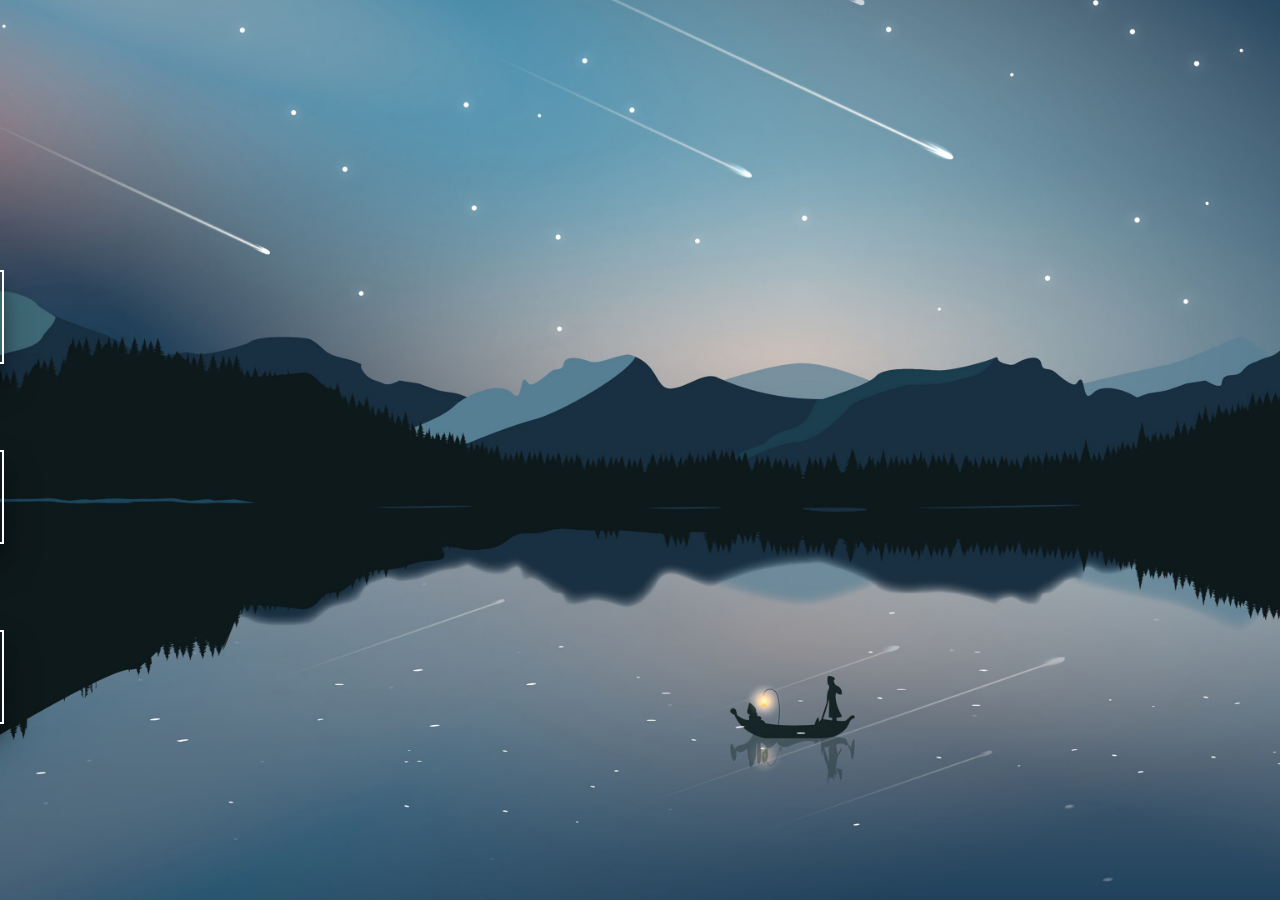
<file: index.html>
<!DOCTYPE html>
<html>
  <head>
    <meta charset="utf-8">
    <meta name="viewport" content="width=device-width, initial-scale=1">
    <title>ClearSpace</title>
    <link href="https://cdn.jsdelivr.net/npm/bootstrap@5.1.3/dist/css/bootstrap.min.css" rel="stylesheet" integrity="sha384-1BmE4kWBq78iYhFldvKuhfTAU6auU8tT94WrHftjDbrCEXSU1oBoqyl2QvZ6jIW3" crossorigin="anonymous">
    <link rel="preconnect" href="https://fonts.googleapis.com">
<link rel="preconnect" href="https://fonts.gstatic.com" crossorigin>
<link href="https://fonts.googleapis.com/css2?family=Shippori+Antique&display=swap" rel="stylesheet">
    <link href="style.css" rel="stylesheet" type="text/css" />
    <link rel="apple-touch-icon" sizes="180x180" href="/apple-touch-icon.png">
<link rel="icon" type="image/png" sizes="32x32" href="/favicon-32x32.png">
<link rel="icon" type="image/png" sizes="16x16" href="/favicon-16x16.png">
<link rel="manifest" href="/site.webmanifest">
  </head>
  <body>
    <div id="Background"></div>
    <div id='Title'>ClearSpace</div>
    <div id="result"></div>



    <a id="Go" href="sim.html"><span>Start</span></a>
    <a id="GoMap" href="map.html"><span>Light Pollution Map</span></a>
    <a id="GoSim" href="sky.html"><span>Night Sky Simulator</span></a>
    <script src="script.js"></script>
    <script src="https://cdn.jsdelivr.net/npm/bootstrap@5.1.3/dist/js/bootstrap.bundle.min.js" integrity="sha384-ka7Sk0Gln4gmtz2MlQnikT1wXgYsOg+OMhuP+IlRH9sENBO0LRn5q+8nbTov4+1p" crossorigin="anonymous"></script>
</script>
  </body>
</html>
</file>
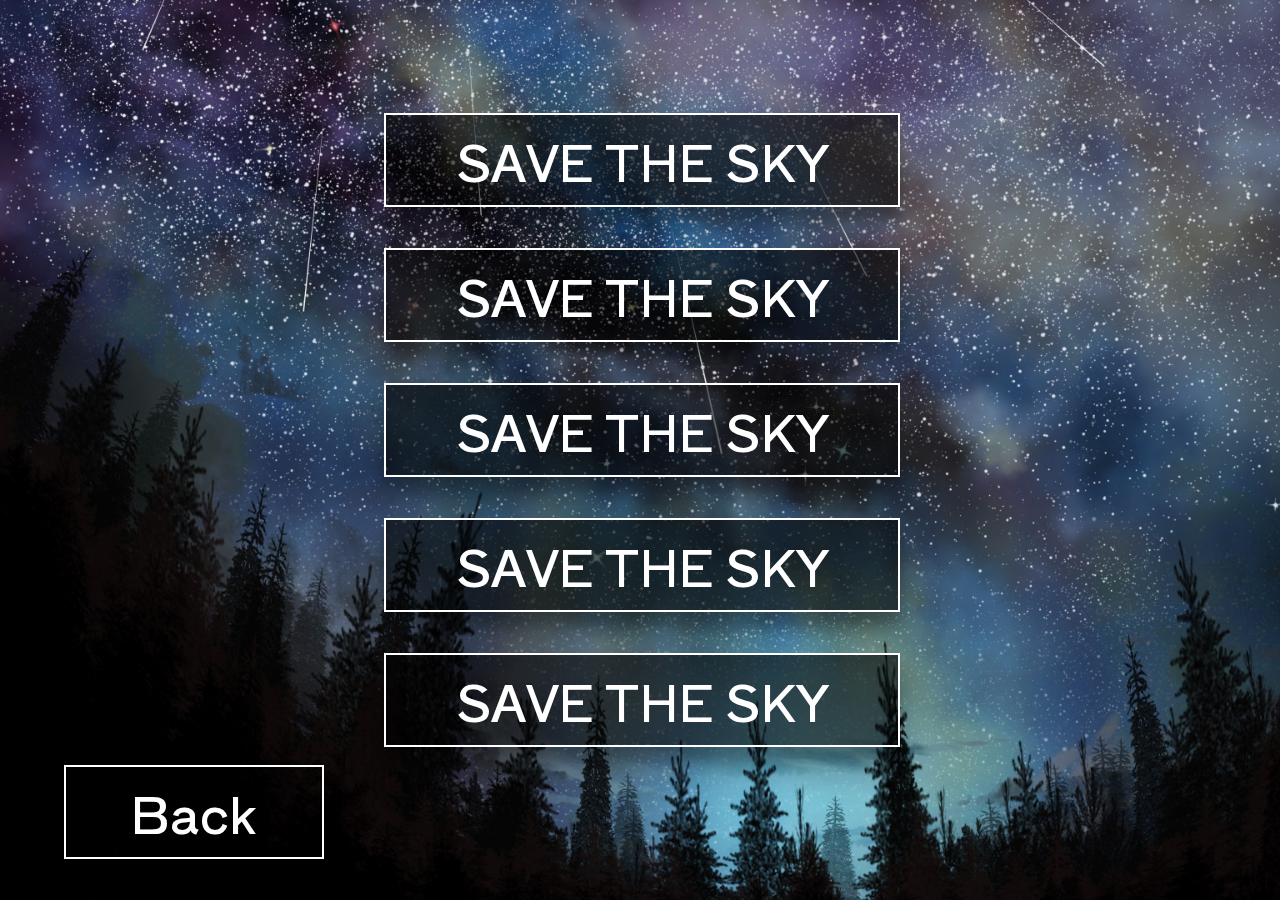
<file: ending.html>
<!DOCTYPE html>
<html>
  <head>
    <meta charset="utf-8">
    <meta name="viewport" content="width=device-width">
    <title>SAVE THE SKY</title>
    <link rel="preconnect" href="https://fonts.googleapis.com">
<link rel="preconnect" href="https://fonts.gstatic.com" crossorigin>
<link href="https://fonts.googleapis.com/css2?family=Shippori+Antique&display=swap" rel="stylesheet">
    <link href="style.css" rel="stylesheet" type="text/css" />
    <link rel="apple-touch-icon" sizes="180x180" href="/apple-touch-icon.png">
<link rel="icon" type="image/png" sizes="32x32" href="/favicon-32x32.png">
<link rel="icon" type="image/png" sizes="16x16" href="/favicon-16x16.png">
<link rel="manifest" href="/site.webmanifest">
  </head>
  <body>
    <div id="Background3"></div>
    
    <a class="Link" id="L1" href="https://www.lightbulbs.com/blog/4-ways-to-stop-light-pollution"><span>SAVE THE SKY</span></a>
    <a class="Link" id="L2" href="https://www.darksky.org/light-pollution/light-pollution-solutions/"><span>SAVE THE SKY</span></a>
    <a class="Link" id="L3" href="https://www.popsci.com/reduce-light-pollution/"><span>SAVE THE SKY</span></a>
    <a class="Link" id="L4" href="https://www.coreglow.ca/news/5-ways-to-reduce-light-pollution-core-glow-with-the-international-darksky-association"><span>SAVE THE SKY</span></a>
    <a class="Link" id="L5" href="https://www.unsustainablemagazine.com/choose-the-dark-side-to-discover-light-the-effects-of-light-pollution-and-how-to-reduce-it/"><span>SAVE THE SKY</span></a>
    <a id="Back" href="index.html"><span>Back</span></a>
    <script src="script.js"></script>
  </body>
</html>
</file>
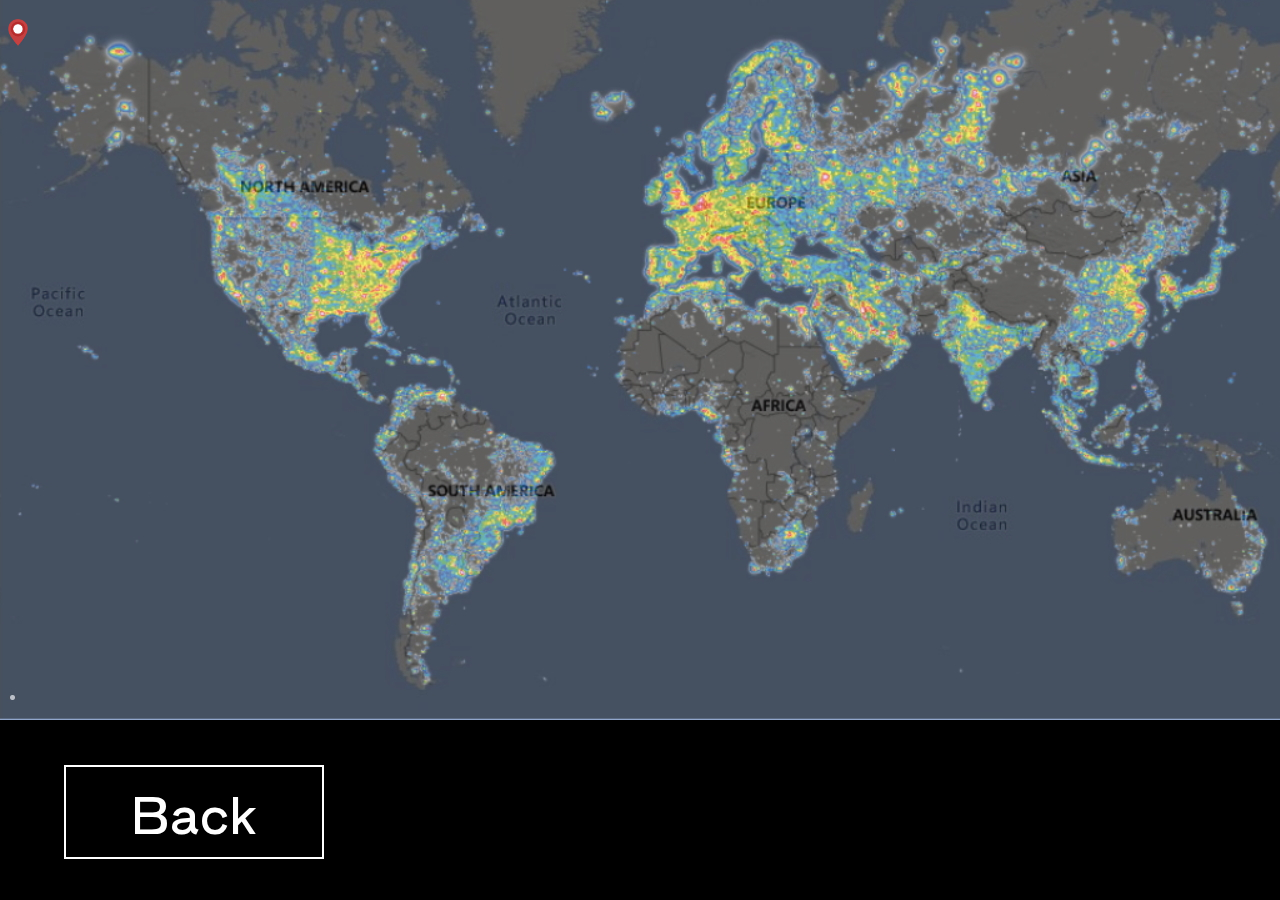
<file: map.html>
<!DOCTYPE html>
<html>
  <head>
    <meta charset="utf-8">
    <meta name="viewport" content="width=device-width, initial-scale=1">
    <title>Pollution Map</title>
    <link rel="preconnect" href="https://fonts.googleapis.com">
<link rel="preconnect" href="https://fonts.gstatic.com" crossorigin>
<link href="https://fonts.googleapis.com/css2?family=Shippori+Antique&display=swap" rel="stylesheet">
    <link href="https://cdn.jsdelivr.net/npm/bootstrap@5.1.3/dist/css/bootstrap.min.css" rel="stylesheet" integrity="sha384-1BmE4kWBq78iYhFldvKuhfTAU6auU8tT94WrHftjDbrCEXSU1oBoqyl2QvZ6jIW3" crossorigin="anonymous">
    <link href="style.css" rel="stylesheet" type="text/css" />
    <link rel="apple-touch-icon" sizes="180x180" href="/apple-touch-icon.png">
<link rel="icon" type="image/png" sizes="32x32" href="/favicon-32x32.png">
<link rel="icon" type="image/png" sizes="16x16" href="/favicon-16x16.png">
<link rel="manifest" href="/site.webmanifest">
  </head>
  <body>
    <div id="Map"></div>
    
    <div id="Marker"></div>
    <a id="Back" href="index.html"><span>Back</span></a>
    <!--<h1 id="Info">This is map of worldwide light pollution. Your current location is marked with a red tracker.</h1>-->
    <script src="https://cdn.jsdelivr.net/npm/bootstrap@5.1.3/dist/js/bootstrap.bundle.min.js" integrity="sha384-ka7Sk0Gln4gmtz2MlQnikT1wXgYsOg+OMhuP+IlRH9sENBO0LRn5q+8nbTov4+1p" crossorigin="anonymous"></script>
    <script src="map.js"></script>
    </button>
  </body>
</html>
</file>
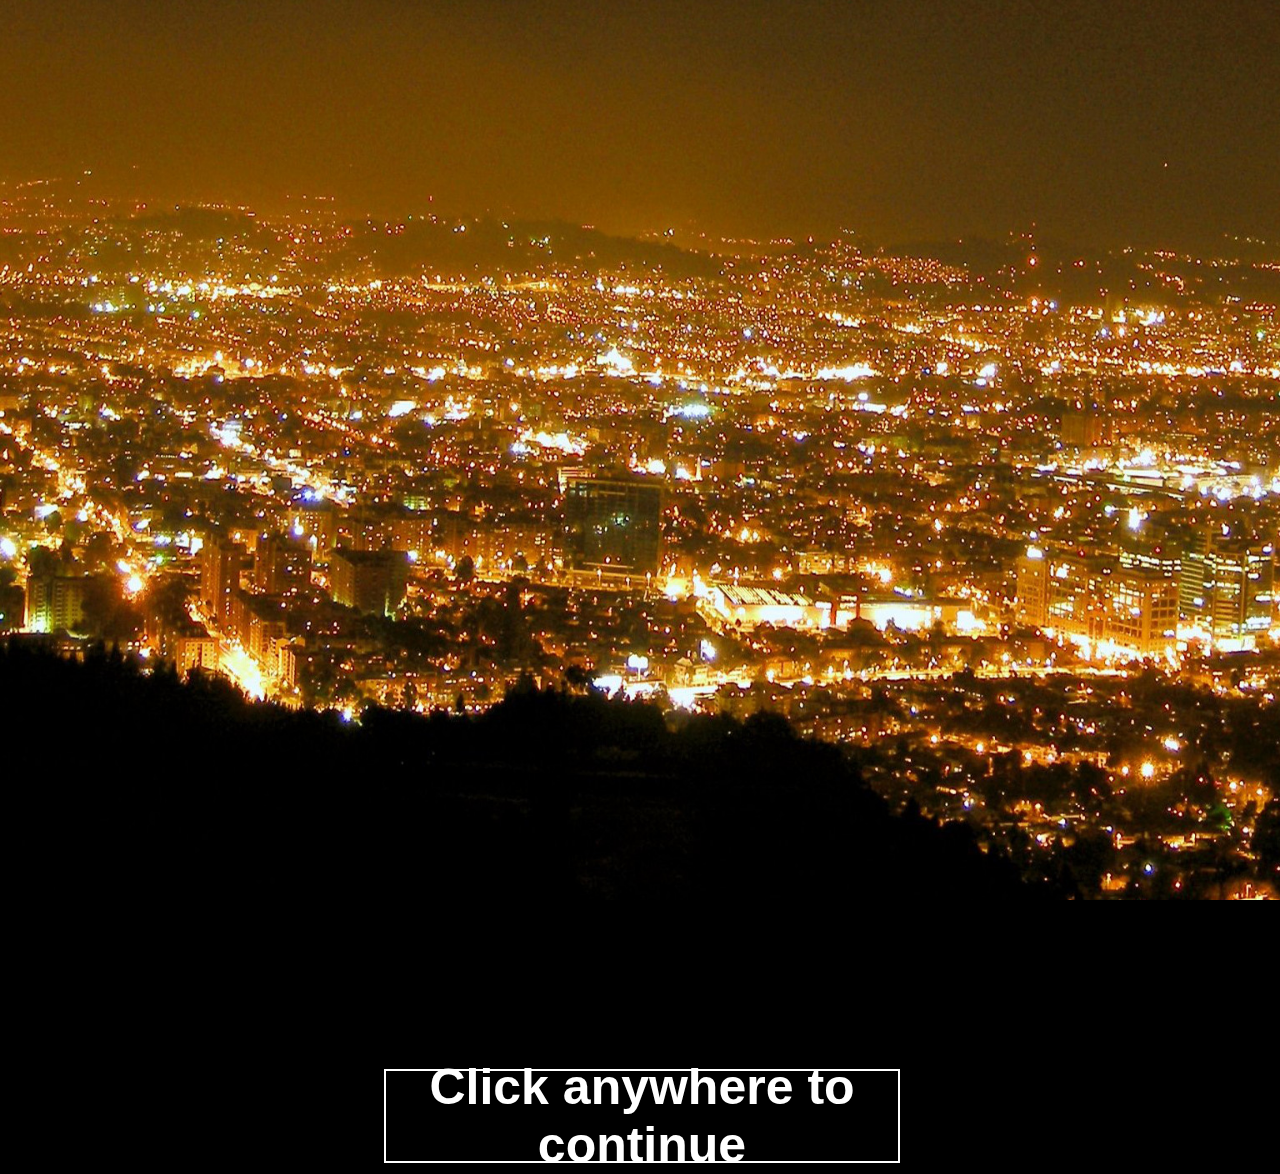
<file: nightsky.html>
<!DOCTYPE html>
<html>
  <head>
    <meta charset="utf-8">
    <meta name="viewport" content="width=device-width">
    <title>ClearSpace</title>
    <link rel="preconnect" href="https://fonts.googleapis.com">
<link rel="preconnect" href="https://fonts.gstatic.com" crossorigin>
<link href="https://fonts.googleapis.com/css2?family=Shippori+Antique&display=swap" rel="stylesheet">
    <link href="style.css" rel="stylesheet" type="text/css" />
    <link rel="apple-touch-icon" sizes="180x180" href="/apple-touch-icon.png">
<link rel="icon" type="image/png" sizes="32x32" href="/favicon-32x32.png">
<link rel="icon" type="image/png" sizes="16x16" href="/favicon-16x16.png">
<link rel="manifest" href="/site.webmanifest">
  </head>
  <body>
    <button id="Click" onclick="next()">
    <div name="decision" id="decision"></div>
    <script src="script.js"></script>
    <div id="This">This is your future night sky.</div>
    <h1 id="Continue">Click anywhere to continue</h1>
    </button>
  </body>
</html>
</file>
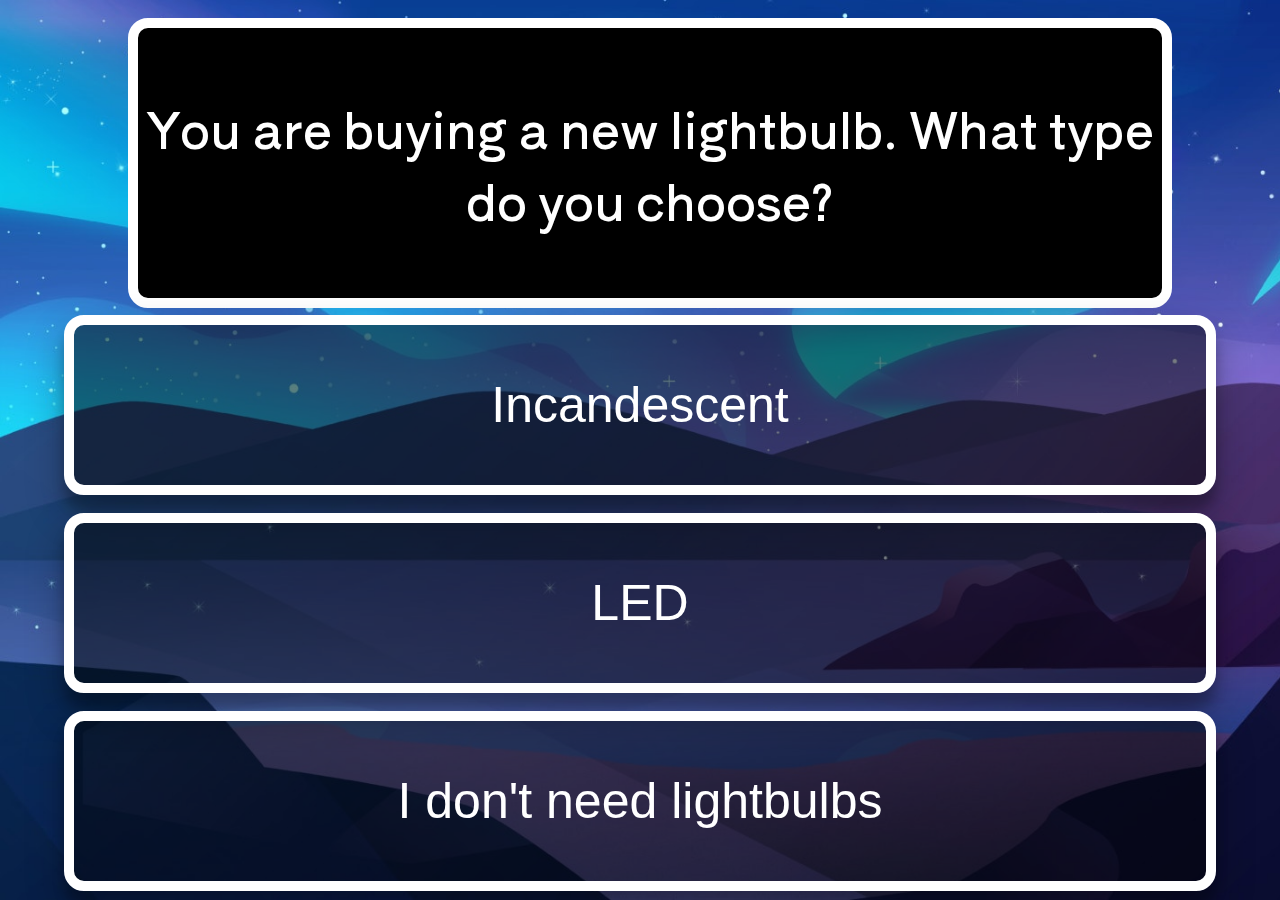
<file: sim.html>
<!DOCTYPE html>
<html>
  <head>
    <meta charset="utf-8">
    <meta name="viewport" content="width=device-width">
    <title>ClearSpace</title>
    <link rel="preconnect" href="https://fonts.googleapis.com">
<link rel="preconnect" href="https://fonts.gstatic.com" crossorigin>
<link href="https://fonts.googleapis.com/css2?family=Shippori+Antique&display=swap" rel="stylesheet">
    <link href="style.css" rel="stylesheet" type="text/css" />
    <link rel="apple-touch-icon" sizes="180x180" href="/apple-touch-icon.png">
<link rel="icon" type="image/png" sizes="32x32" href="/favicon-32x32.png">
<link rel="icon" type="image/png" sizes="16x16" href="/favicon-16x16.png">
<link rel="manifest" href="/site.webmanifest">
  </head>
  <body>
    <div id="Background2"></div>
    <div id="Question">This text shouldn't be appearing</div>
    <button class="button" id="button1" onclick="answer(1)"></button>
    <button class="button" id="button2" onclick="answer(2)"></button>
    <button class="button" id="button3" onclick="answer(3)"></button>
    

    <script src="script.js"></script>
  </body>
</html>
</file>
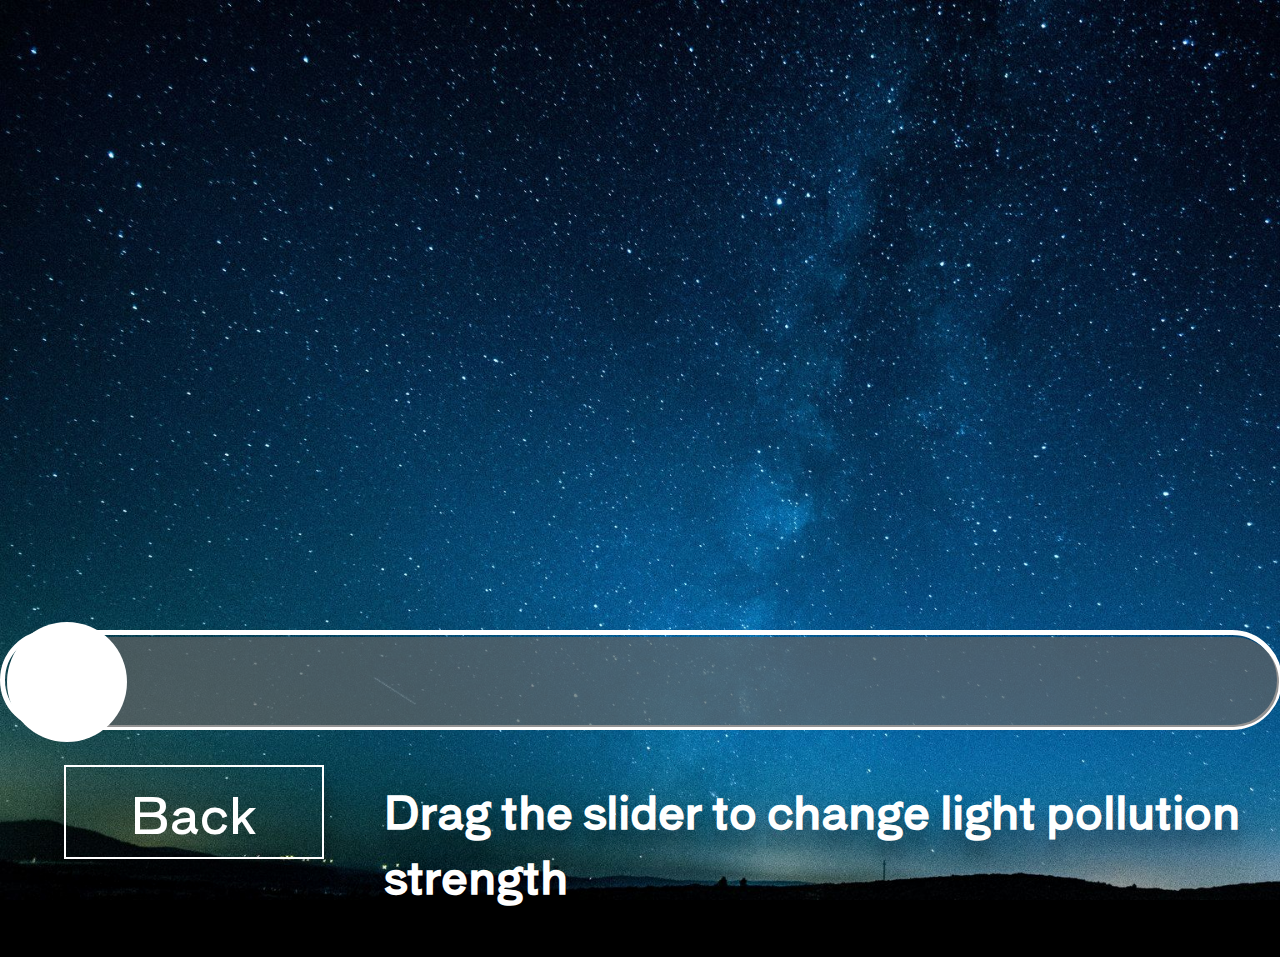
<file: sky.html>
<!DOCTYPE html>
<html>
  <head>
    <meta charset="utf-8">
    <meta name="viewport" content="width=device-width">
    <title>Night Sky Simulator</title>
    <link rel="preconnect" href="https://fonts.googleapis.com">
<link rel="preconnect" href="https://fonts.gstatic.com" crossorigin>
<link href="https://fonts.googleapis.com/css2?family=Shippori+Antique&display=swap" rel="stylesheet">
    <link href="style.css" rel="stylesheet" type="text/css" />
    <link rel="apple-touch-icon" sizes="180x180" href="/apple-touch-icon.png">
<link rel="icon" type="image/png" sizes="32x32" href="/favicon-32x32.png">
<link rel="icon" type="image/png" sizes="16x16" href="/favicon-16x16.png">
<link rel="manifest" href="/site.webmanifest">
  </head>
  <body>
    
    <div id="sky"></div>
    <h1 id="simtext">Drag the slider to change light pollution strength</h1>
    <div class="slidecontainer">
  <input type="range" min="1" max="100" value="1" class="slider" id="myRange">
</div>
    <script src="sky.js"></script>
    <a id="Back" href="index.html"><span>Back</span></a>
    
  </body>
</html>
</file>
<file: style.css>
body{
  font-family: 'Shippori Antique', sans-serif;
  background-color:black;
  overflow:hidden;
}

#Map{
  position: absolute;
  left:0%;
  top:0%;
  width:1365px;
  height:720px;
  
  background-color: #cccccc;
  background-position: top 0px;
  background-repeat: no-repeat;
  background-size: cover;
  background-image: url("finished.jpg");
  overflow:scroll;
}

#Background{
  position: absolute;
  left:0%;
  top:0%;
  width:100%;
  height:100%;
  background-image: url("night2.jpeg");
  background-color: #cccccc;
  background-position: top 0px;
  background-repeat: no-repeat;
  background-size: cover;
}
#Background2{
  position: absolute;
  left:0%;
  top:0%;
  width:100%;
  height:100%;
  background-image: url("bac.jpg");
  background-color: #cccccc;
  background-position: top 0px;
  background-repeat: no-repeat;
  background-size: cover;
}
#Background3{
  position: absolute;
  left:0%;
  top:0%;
  width:100%;
  height:100%;
  background-image: url("stars.jpg");
  background-color: #cccccc;
  background-position: top 0px;
  background-repeat: no-repeat;
  background-size: cover;
}
#NightSkyBad{
  position: absolute;
  left:0%;
  top:0%;
  width:100%;
  height:100%;
  background-image: url("light5.jpg");
  background-color: #cccccc;
  background-position: top 0px;
  background-repeat: no-repeat;
  background-size: cover;
}
#NightSkyGood{
  position: absolute;
  left:0%;
  top:0%;
  width:100%;
  height:100%;
  background-image: url("nolight.jpg");
  background-color: #cccccc;
  background-position: top 0px;
  background-repeat: no-repeat;
  background-size: cover;
}
#Title{
  color:white;
  text-align:center;
  width:100%;
  height:20%;
  display: flex;
  justify-content:center;
  align-items:center;
  font-size:200px;
  position:absolute;
  left:0%;
  top:-20%;
  opacity:0;
  text-shadow: rgba(0, 0, 0, 0.3) 0px 19px 38px, rgba(0, 0, 0, 0.22) 0px 15px 12px;
  animation: fadeIn 2s ease;
  animation-delay: 1s;
  animation-fill-mode:forwards;
}


@keyframes fadeIn {
	from {
		opacity: 0;
    top:-20%;
	}
	to {
		top:3%;
    opacity: 1;
	}
}
@keyframes fadeIn2 {
	from {
		opacity: 0;
    left:-20%;
	}
	to {
		left:40%;
    opacity: 1;
	}
}
@keyframes fadeIn3 {
	from {
		opacity: 0;
    left:-40%;
	}
	to {
		left:30%;
    opacity: 1;
	}
}

@keyframes fadeIn4 {
  from {
    opacity: 0;
    left:-40%;
  }
  to {
    left:30%;
    opacity: 1;
  }
}

.wrapper{
  position: fixed;
  top: 50%;
  left: 50%;
  transform: translate(-50%, -50%);
}

#Go{
  background: rgba(0, 0, 0, 0);
  color:white;
  display:flex;
  border: 2px solid white;
  font-size:50px;
  justify-content:center;
  align-items:center;
  text-align:center;
  width:20%;
  height:10%;
  position: absolute;
  left:-20%;
  top:30%;
  text-decoration:none;
  transition:1s all;
  box-shadow: rgba(0, 0, 0, 0.3) 0px 19px 38px, rgba(0, 0, 0, 0.22) 0px 15px 12px;
  animation: fadeIn2 3s ease;
  animation-delay: 2s;
  animation-fill-mode:forwards;
}
#GoMap{
  background: rgba(0, 0, 0, 0);
  color:white;
  display:flex;
  border: 2px solid white;
  font-size:50px;
  justify-content:center;
  align-items:center;
  text-align:center;
  width:40%;
  height:10%;
  position: absolute;
  left:-40%;
  top:70%;
  text-decoration:none;
  transition:1s all;
  box-shadow: rgba(0, 0, 0, 0.3) 0px 19px 38px, rgba(0, 0, 0, 0.22) 0px 15px 12px;
  animation: fadeIn3 3s ease;
  animation-delay: 4s;
  animation-fill-mode:forwards;
}
#Go span{
  position: absolute;
  z-index:2;
}

#Go:after{
  position: absolute;
  content: "";
  top: 0;
  left: 0;
  width: 0;
  height: 100%;
  background: white;
  transition: all .5s;
}

#Go:hover{
  color:black;
  transform:scale(1.1);
  transition: 1s all;
  box-shadow: rgba(0, 0, 0, 0.3) 0px 19px 38px, rgba(0, 0, 0, 0.22) 0px 15px 12px;
}

#Go:hover:after{
  width: 100%;
}
#GoMap span{
  position: absolute;
  z-index:2;
}

#GoMap:after{
  position: absolute;
  content: "";
  top: 0;
  left: 0;
  width: 0;
  height: 100%;
  background: white;
  transition: all .5s;
}

#GoMap:hover{
  color:black;
  transform:scale(1.1);
  transition: 1s all;
  box-shadow: rgba(0, 0, 0, 0.3) 0px 19px 38px, rgba(0, 0, 0, 0.22) 0px 15px 12px;
}

#GoMap:hover:after{
  width: 100%;
}

#Question{
  border:solid 10px white;
  border-radius:20px;
  background:black;
  color:white;
  font-size:50px;
  display: flex;
  justify-content:center;
  align-items:center;
  text-align:center;
  width:80%;
  height:30%;
  position: absolute;
  left:10%;
  top:2%;
  text-decoration:none;
  transition:0.5s all;
}
.button{
  border:solid 10px white;
  border-radius:20px;
  background:rgba(0,0,0,0.5);
  color:white;
  font-size:50px;
  display: flex;
  justify-content:center;
  align-items:center;
  text-align:center;
  width:90%;
  height:20%;
  position: absolute;
  text-decoration:none;
  transition:1s all;
  box-shadow: rgba(0, 0, 0, 0.3) 0px 19px 38px, rgba(0, 0, 0, 0.22) 0px 15px 12px;
}
#button1{
  left:5%;
  top:35%;
}
#button2{
  left:5%;
  top:57%;
}
#button3{
  left:5%;
  top:79%;
}
.button:hover{
  background-color:white;
  color:black;
  transform:scale(1.05);
  transition: 1s all;
  box-shadow: rgba(0, 0, 0, 0.3) 0px 19px 38px, rgba(0, 0, 0, 0.22) 0px 15px 12px;
}
#This{
  background: rgba(0, 0, 0, 0.5);
  color:white;
  display:flex;
  border: 2px solid white;
  font-size:50px;
  justify-content:center;
  align-items:center;
  text-align:center;
  width:40%;
  height:10%;
  position: absolute;
  left:30%;
  top:-15%;
  text-decoration:none;
  transition:1s all;
  box-shadow: rgba(0, 0, 0, 0.3) 0px 19px 38px, rgba(0, 0, 0, 0.22) 0px 15px 12px;
  animation-name:g;
  animation-duration:3s;
  animation-fill-mode:forwards;
  animation-delay:1s;
  
}
@keyframes g{
  from{top:-15%;}
  to{top:15%;}
}
#Click{
  width:100%;
  height:100%;
  background-color: transparent;
    background-repeat: no-repeat;
    border: none;
    overflow: hidden;
    outline: none;
}
#Continue{
  background: rgba(0, 0, 0, 0.6);
  color:white;
  display:flex;
  border: 2px solid white;
  font-size:50px;
  justify-content:center;
  align-items:center;
  text-align:center;
  width:40%;
  height:10%;
  position: absolute;
  left:30%;
  top:115%;
  text-decoration:none;
  transition:1s all;
  box-shadow: rgba(0, 0, 0, 0.3) 0px 19px 38px, rgba(0, 0, 0, 0.22) 0px 15px 12px;
  animation-name:g2;
  animation-duration:3s;
  animation-fill-mode:forwards;
  animation-delay:2s;
  
}
@keyframes g2{
  from{top:115%;}
  to{top:80%;}
}
.Link{
  background: rgba(0, 0, 0, 0.6);
  color:white;
  display:flex;
  border: 2px solid white;
  font-size:50px;
  justify-content:center;
  align-items:center;
  text-align:center;
  width:40%;
  height:10%;
  position: absolute;
  left:30%;
  
  text-decoration:none;
  transition:1s all;
  box-shadow: rgba(0, 0, 0, 0.3) 0px 19px 38px, rgba(0, 0, 0, 0.22) 0px 15px 12px;
}

.Link span{
  position: absolute;
  z-index:2;
}

.Link:after{
  position: absolute;
  content: "";
  top: 0;
  left: 0;
  width: 0;
  height: 100%;
  background: white;
  transition: all .5s;
}

.Link:hover{
  color:black;
  transform:scale(1.1);
  transition: 1s all;
  box-shadow: rgba(0, 0, 0, 0.3) 0px 19px 38px, rgba(0, 0, 0, 0.22) 0px 15px 12px;
}

.Link:hover:after{
  width: 100%;
}
#L1{
  top:12.5%;
}
#L2{
  top:27.5%;
}

#L3{
  top:42.5%;
}
#L4{
  top:57.5%;
}
#L5{
  top:72.5%;
}

#Proj1text{
  color:white;
  text-align:center;
  width:100%;
  height:20%;
  display: flex;
  justify-content:center;
  align-items:center;
  font-size:50px;
  position:absolute;
  left:0%;
  top:3%;
  text-shadow: rgba(0, 0, 0, 0.3) 0px 19px 38px, rgba(0, 0, 0, 0.22) 0px 15px 12px;
  animation: g 3s forwards;
}
#Marker{
  position: absolute;
  //left:100px;
  //bottom:100px;
  //border:2px solid red;
  width:20px;
  height:50px;
  background-position: top 50% left 50%;
  background-repeat: no-repeat;
  background-size:20px;
  background-image:url("tackreal.png");

}
#Back{
  background: rgba(0, 0, 0, 0);
  color:white;
  display:flex;
  border: 2px solid white;
  font-size:50px;
  justify-content:center;
  align-items:center;
  text-align:center;
  width:20%;
  height:10%;
  position: absolute;
  left:5%;
  top:85%;
  text-decoration:none;
  transition:1s all;
  box-shadow: rgba(0, 0, 0, 0.3) 0px 19px 38px, rgba(0, 0, 0, 0.22) 0px 15px 12px;
  
}
#Back span{
  position: absolute;
  z-index:2;
}

#Back:after{
  position: absolute;
  content: "";
  top: 0;
  left: 0;
  width: 0;
  height: 100%;
  background: white;
  transition: all .5s;
}

#Back:hover{
  color:black;
  transform:scale(1.1);
  transition: 1s all;
  box-shadow: rgba(0, 0, 0, 0.3) 0px 19px 38px, rgba(0, 0, 0, 0.22) 0px 15px 12px;
}

#Back:hover:after{
  width: 100%;
}

#GoSim{
  background: rgba(0, 0, 0, 0);
  color:white;
  display:flex;
  border: 2px solid white;
  font-size:50px;
  justify-content:center;
  align-items:center;
  text-align:center;
  width:40%;
  height:10%;
  position: absolute;
  left:-40%;
  top:50%;
  text-decoration:none;
  transition:1s all;
  box-shadow: rgba(0, 0, 0, 0.3) 0px 19px 38px, rgba(0, 0, 0, 0.22) 0px 15px 12px;
  animation: fadeIn4 3s ease;
  animation-delay: 3s;
  animation-fill-mode:forwards;
}

#GoSim span{
  position: absolute;
  z-index:2;
}

#GoSim:after{
  position: absolute;
  content: "";
  top: 0;
  left: 0;
  width: 0;
  height: 100%;
  background: white;
  transition: all .5s;
}

#GoSim:hover{
  color:black;
  transform:scale(1.1);
  transition: 1s all;
  box-shadow: rgba(0, 0, 0, 0.3) 0px 19px 38px, rgba(0, 0, 0, 0.22) 0px 15px 12px;
}

#GoSim:hover:after{
  width: 100%;
}
#simtext{
  position: absolute;
  width:80%;
  left:30%;
  top:83%;
  height:20%;
  color:white;
  font-size:45px;
  text-shadow: rgba(0, 0, 0, 0.3) 0px 19px 38px, rgba(0, 0, 0, 0.22) 0px 15px 12px;
}
#Info{
  position: absolute;
  width:20%;
  left:1%;
  top:54%;
  height:23%;
  color:white;
  font-size:30px;
  border:2px solid white;
  text-shadow: rgba(0, 0, 0, 0.3) 0px 19px 38px, rgba(0, 0, 0, 0.22) 0px 15px 12px;
}
#sky{
  position: absolute;
  left:0%;
  top:0%;
  width:100%;
  height:100%;
  
  background-image: url("sss.jpg");
  background-color: #cccccc;
  background-position: top 0px;
  background-repeat: no-repeat;
  background-size: cover;
  transition:1s all;
}
#Blocker{
  position: absolute;
  left:0%;
  top:0%;
  width:100%;
  height:67%;
  opacity:1;
  background-color:black;
  transition:1s all;
}
.slidecontainer {
  width: 99.4%;
  position: absolute;
  left:0%;
  top:70%;
  height:10%;
  border:5px solid white;
  border-radius: 100px;
}
.slider {
  -webkit-appearance: none;  /* Override default CSS styles */
  appearance: none;
  width: 100%; /* Full-width */
  height: 100%; /* Specified height */
  background:rgba(100,100,100,0.7); /* Grey background */
  outline: none; /* Remove outline */
  opacity: 1; /* Set transparency (for mouse-over effects on hover) */
  -webkit-transition: .2s; /* 0.2 seconds transition on hover */
  transition: opacity .2s;
  border-radius: 100px;
}

.slider:active {
  opacity: 0.7;
}

.slider::-webkit-slider-thumb {
  -webkit-appearance: none; /* Override default look */
  appearance: none;
  width: 120px; /* Set a specific slider handle width */
  height: 120px; /* Slider handle height */
  background: white; /* Green background */
  cursor: pointer; /* Cursor on hover */
  border-radius:50%;
}
.slider::-moz-range-thumb {
  width: 25px; /* Set a specific slider handle width */
  height: 25px; /* Slider handle height */
  background: white; /* Green background */
  cursor: pointer; /* Cursor on hover */
  border-radius:50%;
}

.sky1{
  filter:brightness(100%);
}
.sky2{
  filter:brightness(99%);
}
.sky3{
  filter:brightness(98%);
}
.sky4{
  filter:brightness(97%);
}
.sky5{
  filter:brightness(96%);
}
.sky6{
  filter:brightness(95%);
}
.sky7{
  filter:brightness(94%);
}
.sky8{
  filter:brightness(93%);
}
.sky9{
  filter:brightness(92%);
}
.sky10{
  filter:brightness(91%);
}
.sky11{
  filter:brightness(90%);
}
.sky12{
  filter:brightness(89%);
}
.sky13{
  filter:brightness(88%);
}
.sky14{
  filter:brightness(87%);
}
.sky15{
  filter:brightness(86%);
}
.sky16{
  filter:brightness(85%);
}
.sky17{
  filter:brightness(84%);
}
.sky18{
  filter:brightness(83%);
}
.sky19{
  filter:brightness(82%);
}
.sky20{
  filter:brightness(81%);
}
.sky21{
  filter:brightness(80%);
}
.sky22{
  filter:brightness(79%);
}
.sky23{
  filter:brightness(78%);
}
.sky24{
  filter:brightness(77%);
}
.sky25{
  filter:brightness(76%);
}
.sky26{
  filter:brightness(75%);
}
.sky27{
  filter:brightness(74%);
}
.sky28{
  filter:brightness(73%);
}
.sky29{
  filter:brightness(72%);
}
.sky30{
  filter:brightness(71%);
}
.sky31{
  filter:brightness(70%);
}
.sky32{
  filter:brightness(69%);
}
.sky33{
  filter:brightness(68%);
}
.sky34{
  filter:brightness(67%);
}
.sky35{
  filter:brightness(66%);
}
.sky36{
  filter:brightness(65%);
}
.sky37{
  filter:brightness(64%);
}
.sky38{
  filter:brightness(63%);
}
.sky39{
  filter:brightness(62%);
}
.sky40{
  filter:brightness(61%);
}
.sky41{
  filter:brightness(60%);
}
.sky42{
  filter:brightness(59%);
}
.sky43{
  filter:brightness(58%);
}
.sky44{
  filter:brightness(57%);
}
.sky45{
  filter:brightness(56%);
}
.sky46{
  filter:brightness(55%);
}
.sky47{
  filter:brightness(54%);
}
.sky48{
  filter:brightness(53%);
}
.sky49{
  filter:brightness(52%);
}
.sky50{
  filter:brightness(51%);
}
.sky51{
  filter:brightness(49%);
}
.sky52{
  filter:brightness(48%);
}
.sky53{
  filter:brightness(47%);
}
.sky54{
  filter:brightness(46%);
}
.sky55{
  filter:brightness(45%);
}
.sky56{
  filter:brightness(44%);
}
.sky57{
  filter:brightness(43%);
}
.sky58{
  filter:brightness(42%);
}
.sky59{
  filter:brightness(41%);
}
.sky60{
  filter:brightness(40%);
}
.sky61{
  filter:brightness(39%);
}
.sky62{
  filter:brightness(38%);
}
.sky63{
  filter:brightness(37%);
}
.sky64{
  filter:brightness(36%);
}
.sky65{
  filter:brightness(35%);
}
.sky66{
  filter:brightness(34%);
}
.sky67{
  filter:brightness(33%);
}
.sky68{
  filter:brightness(32%);
}
.sky69{
  filter:brightness(31%);
}
.sky70{
  filter:brightness(30%);
}
.sky71{
  filter:brightness(29%);
}
.sky72{
  filter:brightness(28%);
}
.sky73{
  filter:brightness(27%);
}
.sky74{
  filter:brightness(26%);
}
.sky75{
  filter:brightness(25%);
}
.sky76{
  filter:brightness(24%);
}
.sky77{
  filter:brightness(23%);
}
.sky78{
  filter:brightness(22%);
}
.sky79{
  filter:brightness(21%);
}
.sky80{
  filter:brightness(20%);
}
.sky81{
  filter:brightness(19%);
}
.sky82{
  filter:brightness(18%);
}
.sky83{
  filter:brightness(17%);
}
.sky84{
  filter:brightness(16%);
}
.sky85{
  filter:brightness(15%);
}
.sky86{
  filter:brightness(14%);
}
.sky87{
  filter:brightness(13%);
}
.sky88{
  filter:brightness(12%);
}
.sky89{
  filter:brightness(11%);
}
.sky90{
  filter:brightness(10%);
}
.sky91{
  filter:brightness(9%);
}
.sky92{
  filter:brightness(8%);
}
.sky93{
  filter:brightness(7%);
}
.sky94{
  filter:brightness(6%);
}
.sky95{
  filter:brightness(5%);
}
.sky96{
  filter:brightness(4%);
}
.sky97{
  filter:brightness(3%);
}
.sky98{
  filter:brightness(2%);
}
.sky99{
  filter:brightness(1%);
}
.sky100{
  filter:brightness(0%);
}

/*
#simtext{
  color:white;
  text-align:center;
  width:100%;
  height:20%;
  display: flex;
  justify-content:center;
  align-items:center;
  font-size:50px;
  position:absolute;
  left:0%;
  top:-20%;
  opacity:0;
  text-shadow: rgba(0, 0, 0, 0.3) 0px 19px 38px, rgba(0, 0, 0, 0.22) 0px 15px 12px;
}
</file>
